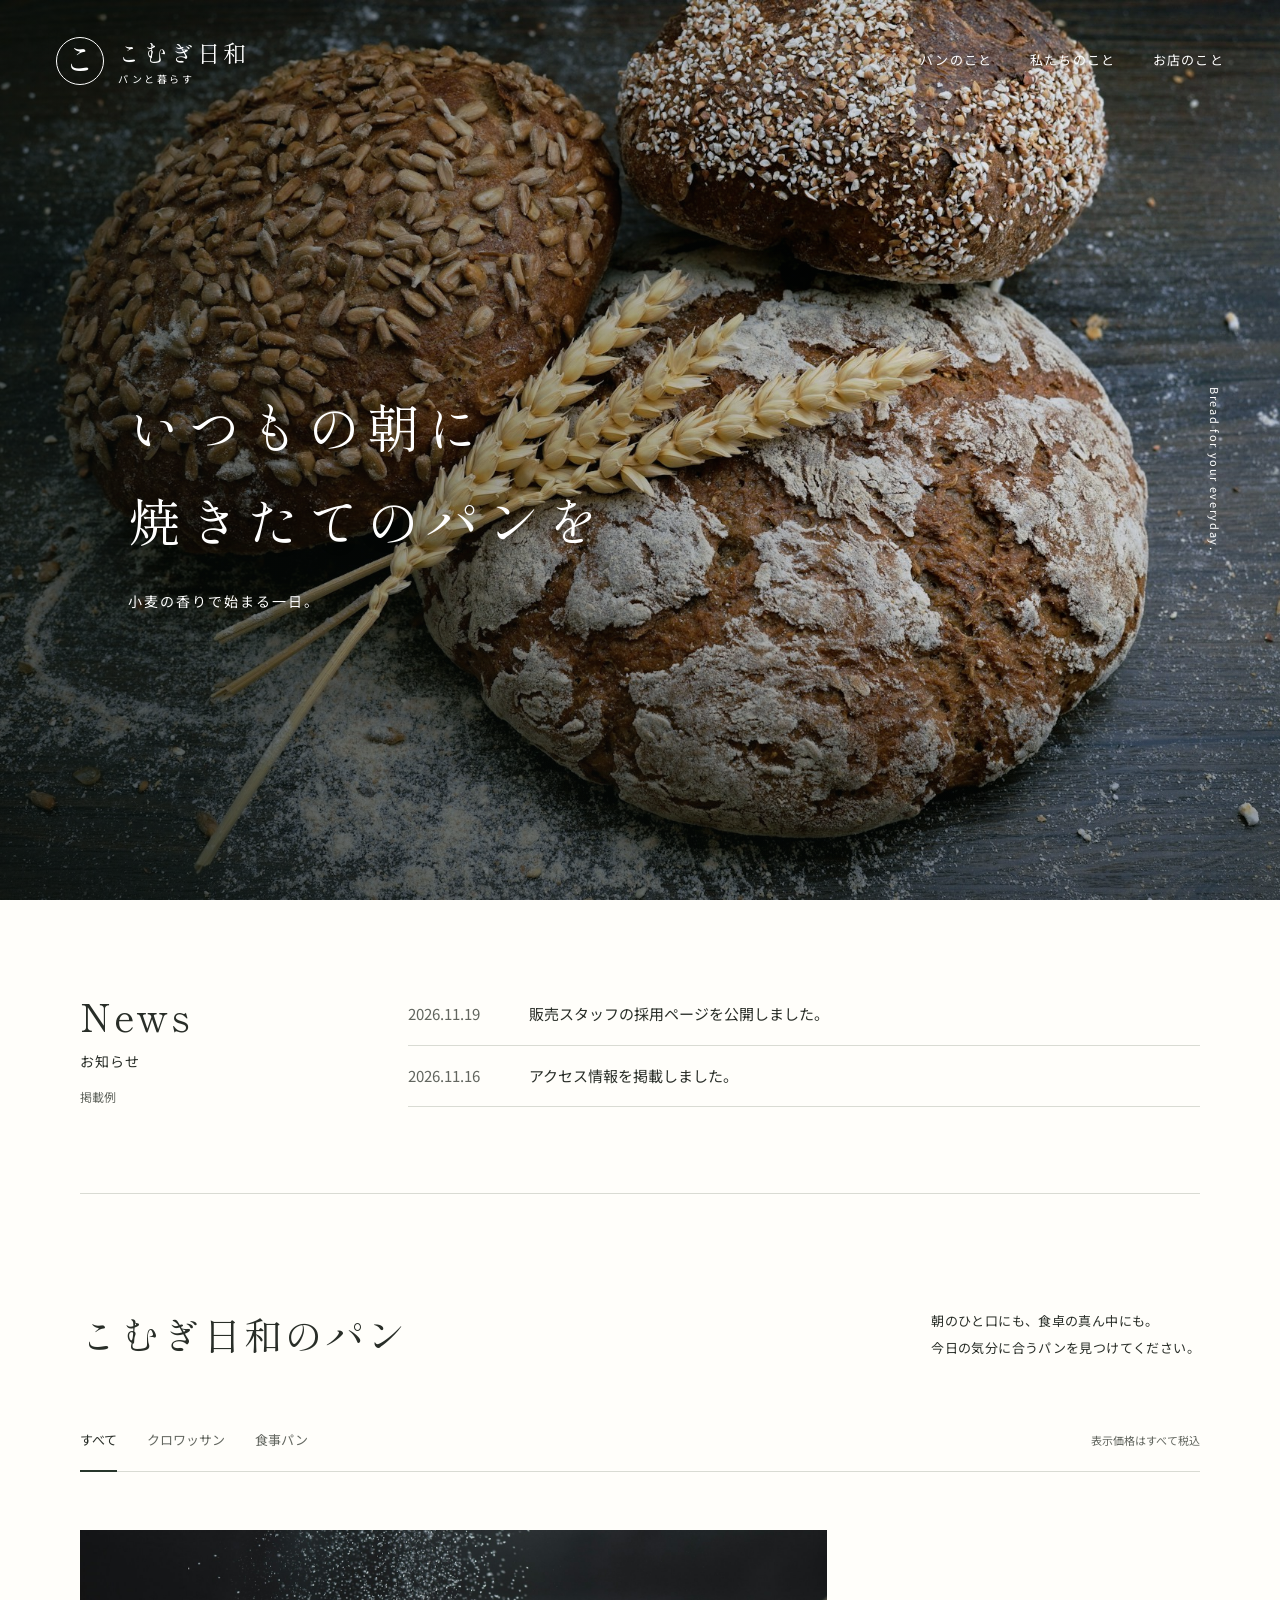
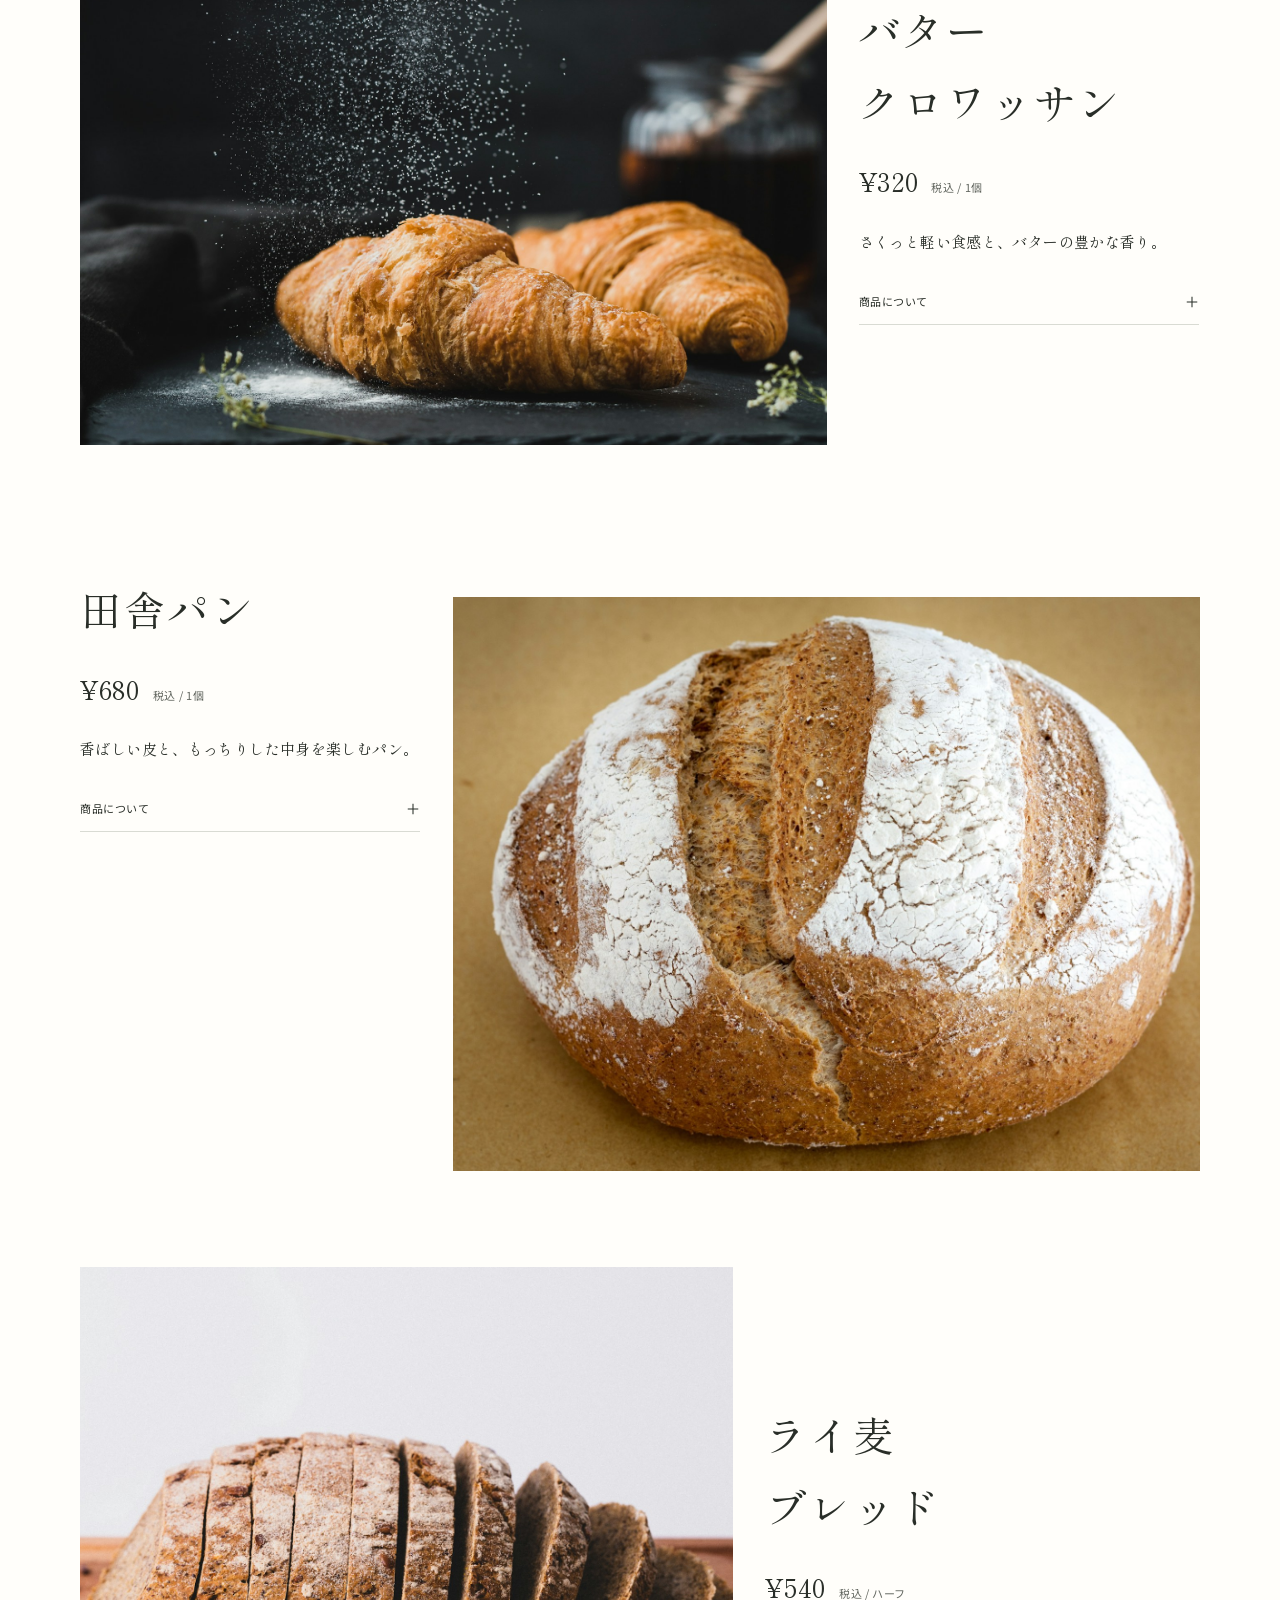
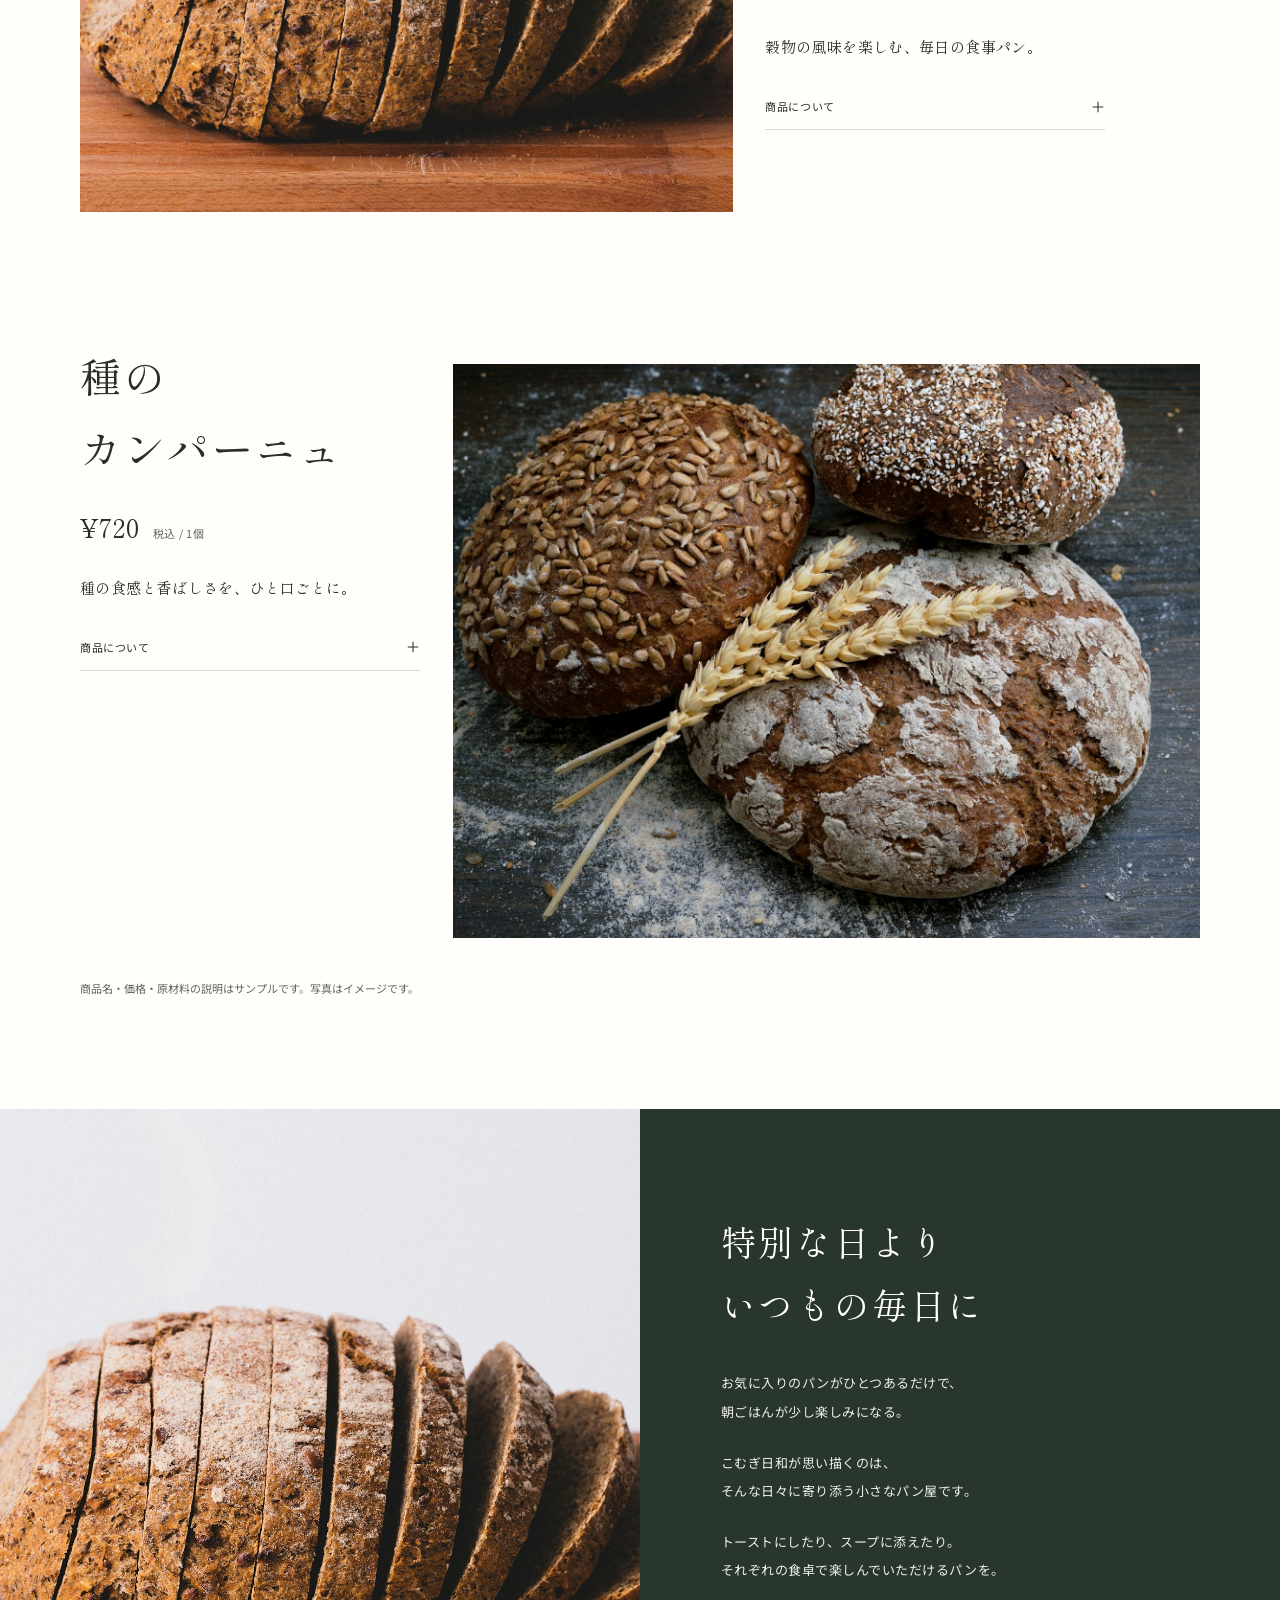
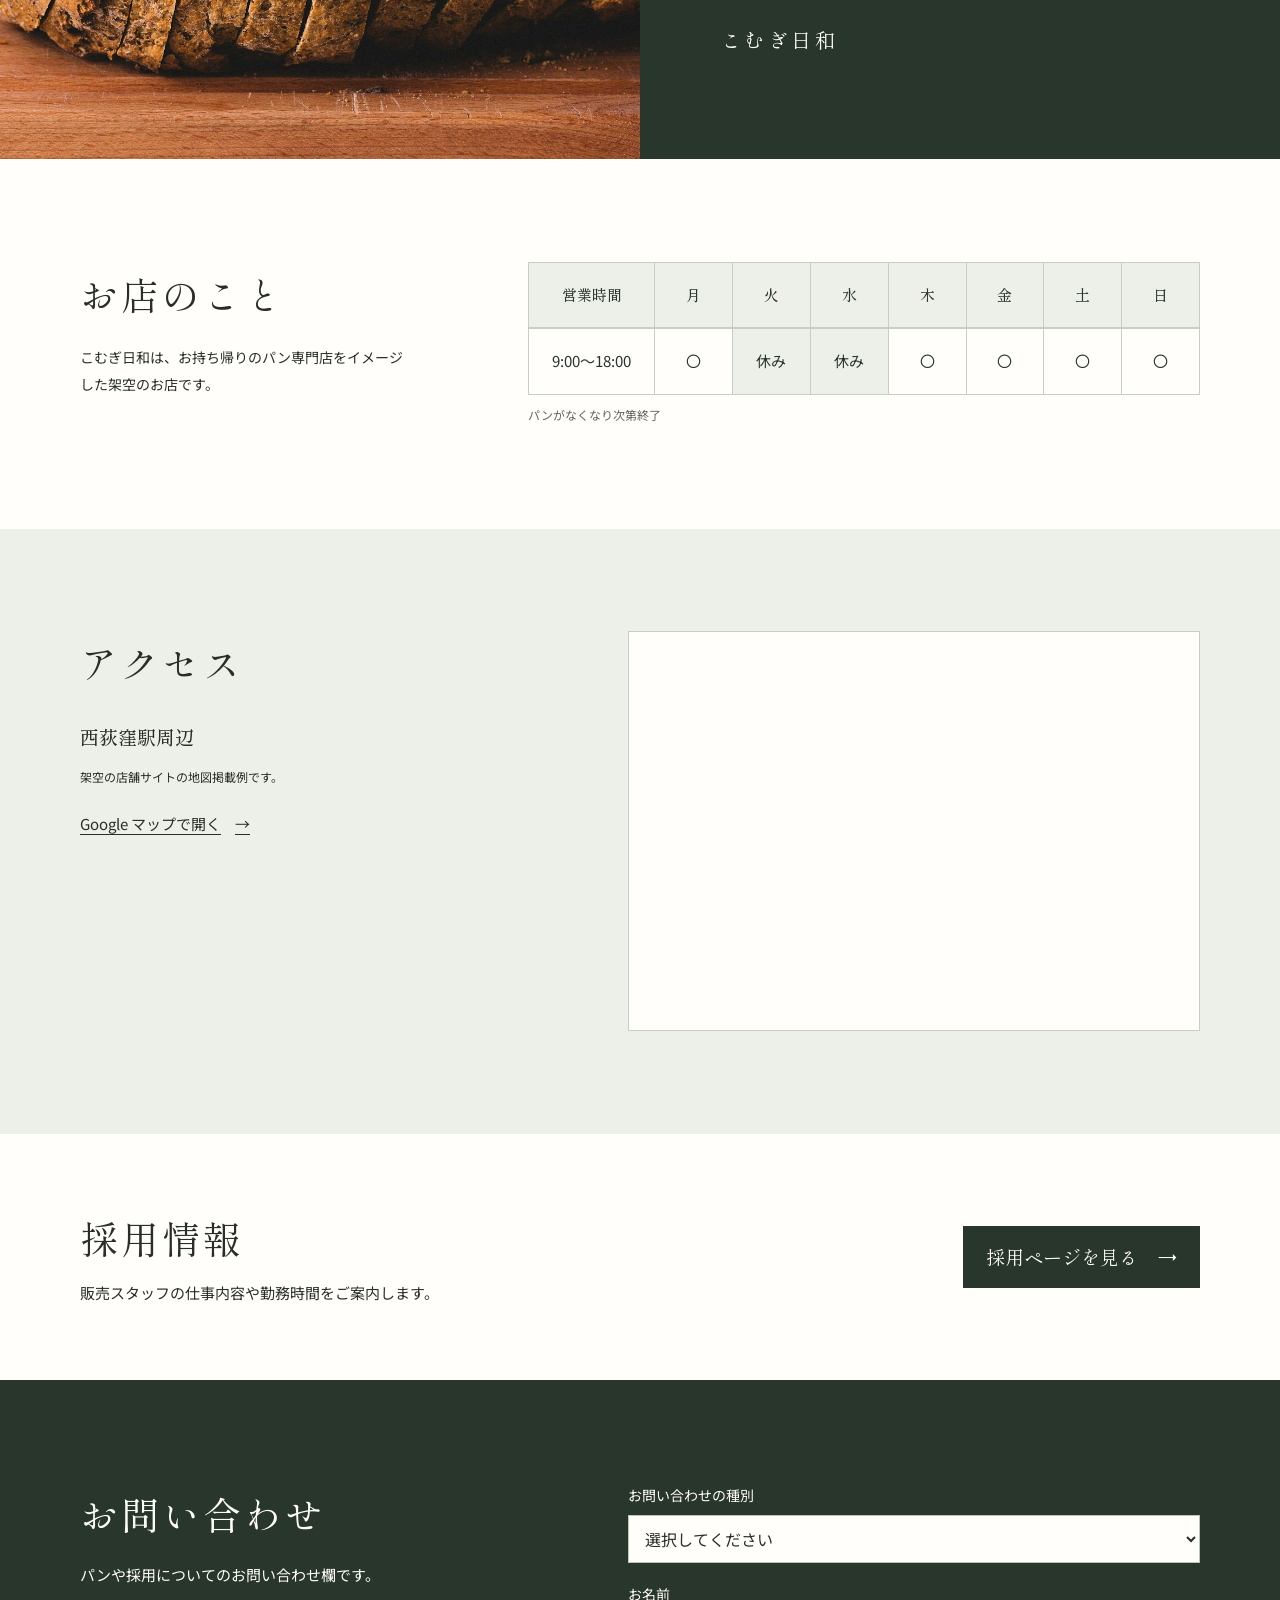
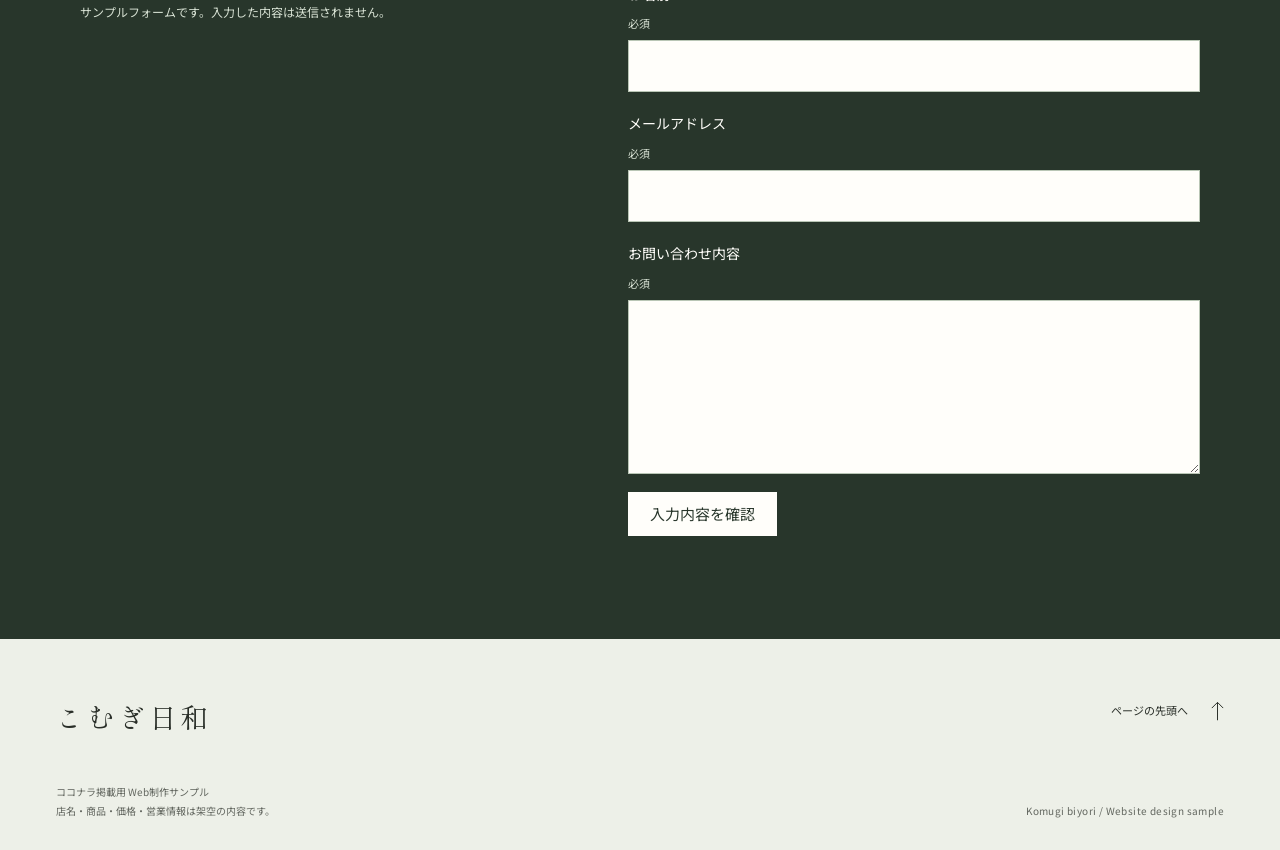
<file: index.html>
<!doctype html>
<html lang="ja">
<head>
  <meta charset="UTF-8">
  <meta name="viewport" content="width=device-width, initial-scale=1">
  <meta name="theme-color" content="#28362b">
  <meta name="description" content="こむぎ日和。パン屋をコンセプトにしたホームページの制作サンプル。パンの写真と商品名、税込価格をご覧いただけます。">
  <title>こむぎ日和 | パンと暮らす</title>
  <link rel="icon" type="image/svg+xml" href="assets/favicon.svg">
  <link rel="preload" as="image" href="assets/croissant.jpg">
  <link rel="preconnect" href="https://fonts.googleapis.com">
  <link rel="preconnect" href="https://fonts.gstatic.com" crossorigin>
  <link href="https://fonts.googleapis.com/css2?family=Shippori+Mincho:wght@400;500&family=Noto+Sans+JP:wght@400;500;600&display=swap" rel="stylesheet">
  <link rel="stylesheet" href="style.css">
  <script src="app.js" defer></script>
</head>
<body>
  <a class="skip-link" href="#bread">パンの一覧へ</a>
  <header class="header" id="header">
    <a class="brand" href="#top" aria-label="こむぎ日和 ホーム"><span class="brand-symbol" aria-hidden="true">こ</span><span><span class="brand-name">こむぎ日和</span><span class="brand-sub">パンと暮らす</span></span></a>
    <button class="menu-toggle" aria-expanded="false" aria-controls="navigation"><span>メニュー</span><span class="menu-lines" aria-hidden="true"></span></button>
    <nav class="navigation" id="navigation" aria-label="メインナビゲーション"><a href="#bread">パンのこと</a><a href="#story">私たちのこと</a><a href="#shop">お店のこと</a></nav>
  </header>
  <main>
    <section class="hero" id="top" aria-label="こむぎ日和のパン">
      <div class="hero-images" aria-hidden="true"><img class="hero-photo is-active" src="assets/croissant.jpg" alt="" width="1800" height="1440" fetchpriority="high"><img class="hero-photo" src="assets/hero.jpg" alt="" width="1800" height="1198"><img class="hero-photo" src="assets/baguette.jpg" alt="" width="1800" height="1200"></div>
      <div class="hero-shade"></div>
      <div class="hero-copy"><h1>いつもの朝に<br>焼きたてのパンを</h1><p>小麦の香りで始まる一日。</p></div>
      <span class="hero-caption" aria-hidden="true">Bread for your everyday.</span>
    </section>
    <section class="news section-wrap" id="news" aria-labelledby="news-title">
      <div>
        <h2 id="news-title"><span lang="en">News</span><span>お知らせ</span></h2>
        <p class="demo-note">掲載例</p>
      </div>
      <ul class="news-list">
        <li><time datetime="2026-11-19">2026.11.19</time><span>販売スタッフの採用ページを公開しました。</span></li>
        <li><time datetime="2026-11-16">2026.11.16</time><span>アクセス情報を掲載しました。</span></li>
      </ul>
    </section>
    <section class="bread-section section-wrap" id="bread" aria-labelledby="bread-title">
      <div class="section-heading"><h2 id="bread-title">こむぎ日和のパン</h2><p>朝のひと口にも、食卓の真ん中にも。<br>今日の気分に合うパンを見つけてください。</p></div>
      <div class="catalog-toolbar"><div class="filters" role="group" aria-label="パンの種類で絞り込み"><button class="filter is-selected" data-filter="all" aria-pressed="true">すべて</button><button class="filter" data-filter="croissant" aria-pressed="false">クロワッサン</button><button class="filter" data-filter="meal" aria-pressed="false">食事パン</button></div><p class="tax-note">表示価格はすべて税込</p></div>
      <p class="sr-only" id="filter-status" aria-live="polite">4種類のパンを表示しています</p>
      <div class="product-grid">
        <article class="product" data-category="croissant"><div class="product-image"><img src="assets/croissant.jpg" alt="薄い層が重なったクロワッサン" width="1800" height="1440" loading="lazy"></div><div class="product-info"><h3><span>バター</span><span>クロワッサン</span></h3><p class="price">¥320<span>税込 / 1個</span></p><p class="product-copy">さくっと軽い食感と、バターの豊かな香り。</p><details><summary>商品について<svg viewBox="0 0 16 16" aria-hidden="true"><path d="M8 2v12M2 8h12"/></svg></summary><div class="product-detail"><p>薄く重ねた生地を香ばしく焼き上げるクロワッサン。コーヒーと一緒に楽しむ朝食に。</p><p>アレルゲンの表示例　小麦・乳・卵</p></div></details></div></article>
        <article class="product" data-category="meal"><div class="product-image"><img src="assets/baguette.jpg" alt="表面に小麦粉をまとった丸い田舎パン" width="1800" height="1200" loading="lazy"></div><div class="product-info"><h3>田舎パン</h3><p class="price">¥680<span>税込 / 1個</span></p><p class="product-copy">香ばしい皮と、もっちりした中身を楽しむパン。</p><details><summary>商品について<svg viewBox="0 0 16 16" aria-hidden="true"><path d="M8 2v12M2 8h12"/></svg></summary><div class="product-detail"><p>料理と合わせやすい素朴な味わい。厚めに切ってトーストすると、皮の香ばしさが引き立ちます。</p><p>アレルゲンの表示例　小麦</p></div></details></div></article>
        <article class="product" data-category="meal"><div class="product-image"><img src="assets/bread.jpg" alt="木のボードに並んだライ麦ブレッドのスライス" width="1800" height="1200" loading="lazy"></div><div class="product-info"><h3><span>ライ麦</span><span>ブレッド</span></h3><p class="price">¥540<span>税込 / ハーフ</span></p><p class="product-copy">穀物の風味を楽しむ、毎日の食事パン。</p><details><summary>商品について<svg viewBox="0 0 16 16" aria-hidden="true"><path d="M8 2v12M2 8h12"/></svg></summary><div class="product-detail"><p>薄くスライスしてチーズやスープと一緒に。サンドイッチにも合わせやすいパンです。</p><p>アレルゲンの表示例　小麦</p></div></details></div></article>
        <article class="product" data-category="meal"><div class="product-image"><img src="assets/hero.jpg" alt="ひまわりの種や穀物をまとった丸いパン" width="1800" height="1198" loading="lazy"></div><div class="product-info"><h3><span>種の</span><span>カンパーニュ</span></h3><p class="price">¥720<span>税込 / 1個</span></p><p class="product-copy">種の食感と香ばしさを、ひと口ごとに。</p><details><summary>商品について<svg viewBox="0 0 16 16" aria-hidden="true"><path d="M8 2v12M2 8h12"/></svg></summary><div class="product-detail"><p>ひまわりの種などをまとわせた食事パン。そのままでも、軽く温めても楽しめます。</p><p>アレルゲンの表示例　小麦・ごま</p></div></details></div></article>
      </div>
      <p class="catalog-note">商品名・価格・原材料の説明はサンプルです。写真はイメージです。</p>
    </section>
    <section class="story" id="story" aria-labelledby="story-title"><div class="story-image"><img src="assets/bread.jpg" alt="食卓に並べたスライスパン" width="1800" height="1200" loading="lazy"></div><div class="story-text"><h2 id="story-title">特別な日より<br>いつもの毎日に</h2><p>お気に入りのパンがひとつあるだけで、<br>朝ごはんが少し楽しみになる。</p><p>こむぎ日和が思い描くのは、<br>そんな日々に寄り添う小さなパン屋です。</p><p>トーストにしたり、スープに添えたり。<br>それぞれの食卓で楽しんでいただけるパンを。</p><span class="story-signature" aria-hidden="true">こむぎ日和</span></div></section>
    <section class="shop section-wrap" id="shop" aria-labelledby="shop-title">
      <div class="shop-intro">
        <h2 id="shop-title">お店のこと</h2>
        <p>こむぎ日和は、お持ち帰りのパン専門店をイメージした架空のお店です。</p>
      </div>
      <div class="shop-schedule">
        <table class="shop-week" aria-describedby="shop-hours-note">
          <caption class="sr-only">曜日ごとの営業案内</caption>
          <thead>
            <tr>
              <th scope="col">営業時間</th>
              <th scope="col"><abbr title="月曜日">月</abbr></th>
              <th scope="col"><abbr title="火曜日">火</abbr></th>
              <th scope="col"><abbr title="水曜日">水</abbr></th>
              <th scope="col"><abbr title="木曜日">木</abbr></th>
              <th scope="col"><abbr title="金曜日">金</abbr></th>
              <th scope="col"><abbr title="土曜日">土</abbr></th>
              <th scope="col"><abbr title="日曜日">日</abbr></th>
            </tr>
          </thead>
          <tbody>
            <tr>
              <td class="shop-hours">9:00〜18:00</td>
              <td><span aria-hidden="true">〇</span><span class="sr-only">営業</span></td>
              <td class="shop-closed">休み</td>
              <td class="shop-closed">休み</td>
              <td><span aria-hidden="true">〇</span><span class="sr-only">営業</span></td>
              <td><span aria-hidden="true">〇</span><span class="sr-only">営業</span></td>
              <td><span aria-hidden="true">〇</span><span class="sr-only">営業</span></td>
              <td><span aria-hidden="true">〇</span><span class="sr-only">営業</span></td>
            </tr>
          </tbody>
        </table>
        <p id="shop-hours-note">パンがなくなり次第終了</p>
      </div>
    </section>
    <section class="visit" id="access" aria-labelledby="access-title">
      <div class="section-wrap visit-layout">
        <div>
          <h2 id="access-title">アクセス</h2>
          <p class="visit-origin">西荻窪駅周辺</p>
          <p class="demo-note">架空の店舗サイトの地図掲載例です。</p>
          <a class="map-link" href="https://www.google.com/maps/search/?api=1&amp;query=%E8%A5%BF%E8%8D%BB%E7%AA%AA%E9%A7%85">Google マップで開く <span aria-hidden="true">→</span></a>
        </div>
        <iframe class="visit-map"
          title="西荻窪駅周辺の Google マップ"
          src="https://maps.google.com/maps?q=%E8%A5%BF%E8%8D%BB%E7%AA%AA%E9%A7%85&amp;z=16&amp;hl=ja&amp;output=embed"
          loading="lazy" referrerpolicy="strict-origin-when-cross-origin"
          width="640" height="400" allowfullscreen></iframe>
      </div>
    </section>
    <section class="section-wrap recruit-entry" id="recruit" aria-labelledby="recruit-entry-title">
      <div>
        <h2 id="recruit-entry-title">採用情報</h2>
        <p>販売スタッフの仕事内容や勤務時間をご案内します。</p>
      </div>
      <a class="recruit-link recruit-page-link" href="recruit.html">採用ページを見る <span aria-hidden="true">→</span></a>
    </section>
    <section class="contact" id="contact" aria-labelledby="contact-title">
      <div class="section-wrap contact-layout">
        <div>
          <h2 id="contact-title">お問い合わせ</h2>
          <p>パンや採用についてのお問い合わせ欄です。</p>
          <p class="demo-note" id="contact-note">サンプルフォームです。入力した内容は送信されません。</p>
        </div>
        <form class="contact-form" aria-describedby="contact-note">
          <label>お問い合わせの種別
            <select id="contact-topic" required>
              <option value="">選択してください</option>
              <option>パン・店舗について</option>
              <option>採用について</option>
              <option>その他</option>
            </select>
          </label>
          <label>お名前 <span>必須</span><input id="contact-name" autocomplete="name" maxlength="80" required></label>
          <label>メールアドレス <span>必須</span><input id="contact-email" type="email" autocomplete="email" maxlength="254" required></label>
          <label>お問い合わせ内容 <span>必須</span><textarea id="contact-message" rows="5" maxlength="1000" required></textarea></label>
          <button type="submit" class="contact-submit" hidden>入力内容を確認</button>
          <div class="contact-review" hidden>
            <h3 tabindex="-1">入力内容の確認</h3>
            <dl></dl>
            <button type="button" class="contact-edit">入力欄に戻る</button>
          </div>
        </form>
      </div>
    </section>
  </main>
  <footer class="footer"><a class="footer-brand" href="#top">こむぎ日和</a><a class="back-top" href="#top">ページの先頭へ<svg viewBox="0 0 16 24" aria-hidden="true"><path d="M8 24V2M1 9l7-7 7 7"/></svg></a><div class="footer-bottom"><p>ココナラ掲載用 Web制作サンプル<br>店名・商品・価格・営業情報は架空の内容です。</p><small>Komugi biyori / Website design sample</small></div></footer>
</body>
</html>
</file>
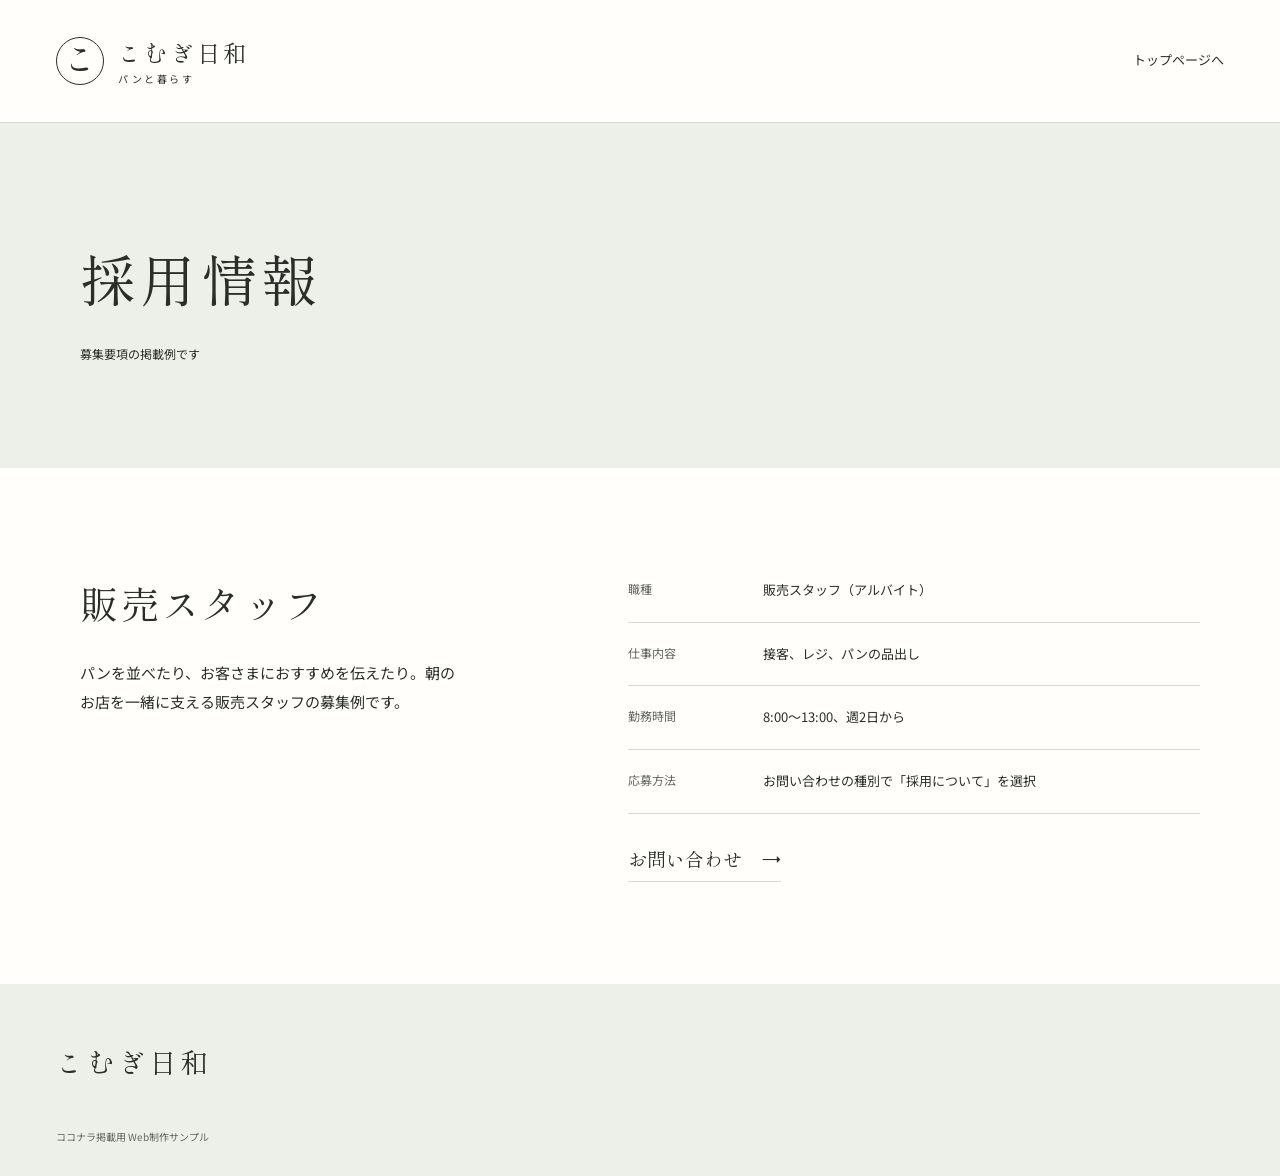
<file: recruit.html>
<!doctype html>
<html lang="ja">
<head>
  <meta charset="UTF-8">
  <meta name="viewport" content="width=device-width, initial-scale=1">
  <meta name="theme-color" content="#28362b">
  <title>採用情報 | こむぎ日和</title>
  <link rel="icon" type="image/svg+xml" href="assets/favicon.svg">
  <link rel="preconnect" href="https://fonts.googleapis.com">
  <link rel="preconnect" href="https://fonts.gstatic.com" crossorigin>
  <link href="https://fonts.googleapis.com/css2?family=Shippori+Mincho:wght@400;500&family=Noto+Sans+JP:wght@400;500;600&display=swap" rel="stylesheet">
  <link rel="stylesheet" href="style.css">
</head>
<body class="recruit-page">
  <header class="header">
    <a class="brand" href="./" aria-label="こむぎ日和 ホーム">
      <span class="brand-symbol" aria-hidden="true">こ</span>
      <span><span class="brand-name">こむぎ日和</span><span class="brand-sub">パンと暮らす</span></span>
    </a>
    <a class="recruit-home" href="./">トップページへ</a>
  </header>
  <main>
    <div class="recruit-banner">
      <div class="section-wrap">
        <h1>採用情報</h1>
        <p class="demo-note">募集要項の掲載例です</p>
      </div>
    </div>
    <section class="recruit section-wrap" aria-labelledby="recruit-role">
      <div>
        <h2 id="recruit-role">販売スタッフ</h2>
        <p class="recruit-intro">パンを並べたり、お客さまにおすすめを伝えたり。朝のお店を一緒に支える販売スタッフの募集例です。</p>
      </div>
      <div>
        <dl class="shop-info">
          <div><dt>職種</dt><dd>販売スタッフ（アルバイト）</dd></div>
          <div><dt>仕事内容</dt><dd>接客、レジ、パンの品出し</dd></div>
          <div><dt>勤務時間</dt><dd>8:00〜13:00、週2日から</dd></div>
          <div><dt>応募方法</dt><dd>お問い合わせの種別で「採用について」を選択</dd></div>
        </dl>
        <a class="recruit-link" href="./#contact">お問い合わせ <span aria-hidden="true">→</span></a>
      </div>
    </section>
  </main>
  <footer class="footer">
    <a class="footer-brand" href="./">こむぎ日和</a>
    <div class="footer-bottom"><p>ココナラ掲載用 Web制作サンプル</p></div>
  </footer>
</body>
</html>
</file>
<file: style.css>
:root{--paper:#fffefa;--ink:#292e28;--muted:#62665f;--olive:#28362b;--line:#d9dbd3;--serif:'Shippori Mincho','Yu Mincho',serif;--sans:'Noto Sans JP','Yu Gothic',sans-serif}
*{box-sizing:border-box}
html{scroll-behavior:smooth;scroll-padding-top:110px}
body{margin:0;background:var(--paper);color:var(--ink);font-family:var(--sans);font-size:15px;line-height:1.9;-webkit-font-smoothing:antialiased}
button,a{-webkit-tap-highlight-color:transparent}
a{color:inherit;text-decoration:none}
button{font:inherit;color:inherit;cursor:pointer}
button:focus-visible,a:focus-visible,summary:focus-visible{outline:2px solid #a77c35;outline-offset:6px}
::selection{background:#d5dfc7;color:var(--olive)}
img{display:block;width:100%;height:100%;object-fit:cover}
button{border:0;background:none}
svg{fill:none;stroke:currentColor;stroke-width:1.2;width:24px;height:24px}
h1,h2,h3,p{margin:0}
h1,h2{font-family:var(--serif);font-weight:400;letter-spacing:.08em}
h2{font-size:clamp(26px,3vw,38px);line-height:1.7}
button,summary,a{touch-action:manipulation}
summary{cursor:pointer}
.section-wrap{width:min(1120px,calc(100% - 112px));margin:auto}
.sr-only,.skip-link:not(:focus){position:absolute;width:1px;height:1px;padding:0;margin:-1px;overflow:hidden;clip:rect(0,0,0,0);white-space:nowrap;border:0}
.skip-link:focus{position:fixed;z-index:100;background:white;color:var(--ink);padding:14px;left:10px;top:10px}
.header{position:absolute;top:0;left:0;width:100%;z-index:20;display:flex;justify-content:space-between;align-items:center;padding:35px 56px;color:white;transition:background .25s,color .25s,padding .25s}
.header.is-scrolled{position:fixed;padding-top:16px;padding-bottom:16px;background:var(--paper);color:var(--ink);box-shadow:0 1px 0 #292e2815}
.brand{display:flex;align-items:center;gap:14px}
.brand-symbol{display:flex;align-items:center;justify-content:center;width:48px;height:48px;border:1px solid currentColor;border-radius:50%;font-family:var(--serif);font-size:34px;line-height:1;padding-bottom:7px}
.brand-name{display:block;font-family:var(--serif);font-size:23px;letter-spacing:.14em;line-height:1.5}
.brand-sub{display:block;font-size:10px;letter-spacing:.25em;line-height:1.7}
.navigation{display:flex;gap:37px;font-size:13px;letter-spacing:.1em}
.navigation a{padding:10px 0;position:relative}
.navigation a:after{content:'';position:absolute;left:0;right:0;bottom:4px;height:1px;background:currentColor;transform:scaleX(0);transform-origin:left;transition:transform .25s}
.navigation a:hover:after{transform:scaleX(1)}
.menu-toggle{display:none}
.hero{position:relative;height:100svh;min-height:660px;max-height:1100px;overflow:hidden;color:#fff}
.hero-images,.hero-photo,.hero-shade{position:absolute;inset:0;width:100%;height:100%}
.hero-images{background:#18211c}
.hero-photo{opacity:0;object-position:center 58%;transition:opacity .9s ease}
.hero-photo.is-active{opacity:1}
.hero-shade{background:linear-gradient(90deg,rgba(8,15,12,.54),rgba(8,15,12,.08) 78%),linear-gradient(0deg,rgba(8,15,12,.32),transparent 35%)}
.hero-copy{position:absolute;left:10%;top:42%;animation:opening 1.3s cubic-bezier(.16,1,.3,1) both}
.hero h1{font-size:clamp(35px,4.1vw,59px);line-height:1.8;letter-spacing:.15em;text-shadow:0 1px 18px #0002}
.hero-copy>p{font-size:14px;letter-spacing:.14em;margin-top:21px}
.hero-caption{position:absolute;right:55px;top:43%;writing-mode:vertical-rl;font-size:11px;letter-spacing:.15em}
.bread-section{padding-top:108px;padding-bottom:110px}
.section-heading{display:flex;align-items:center;justify-content:space-between;gap:50px}
.section-heading>p{font-size:13px;line-height:2.1;letter-spacing:.03em}
.catalog-toolbar{display:flex;justify-content:space-between;align-items:center;margin-top:54px;margin-bottom:58px;border-bottom:1px solid var(--line);gap:15px}
.filters{display:flex;gap:30px}
.filter{min-height:51px;padding:5px 0 16px;font-size:13px;color:var(--muted);position:relative}
.filter.is-selected{color:var(--ink)}
.filter.is-selected:after{content:'';height:2px;background:var(--olive);position:absolute;bottom:-1px;left:0;right:0}
.filter:hover{color:var(--ink)}
.tax-note{font-size:11px;color:var(--muted);padding-bottom:10px}
.product-grid{display:grid;grid-template-columns:minmax(0,1fr);gap:96px}
.product{display:grid;grid-template-columns:repeat(12,minmax(0,1fr));align-items:start;isolation:isolate;background:var(--paper)}
.product[hidden]{display:none}
.product-image{grid-column:1/9;grid-row:1;aspect-ratio:1.45;overflow:hidden;background:#e9e6df}
.product-image img{transition:transform .65s cubic-bezier(.2,.7,.3,1)}
.product:hover .product-image img{transform:scale(1.025)}
.product-info{grid-column:9/-1;grid-row:1;margin-top:64px;padding:0 0 20px 32px;min-width:0}
.product h3{font-family:var(--serif);font-size:clamp(30px,3.2vw,44px);font-weight:400;line-height:1.75;letter-spacing:.07em;overflow-wrap:anywhere;text-wrap:balance;color:var(--ink)}
.product h3 span{display:block}
.price{font-family:var(--serif);font-size:26px;font-weight:400;margin-top:19px;font-variant-numeric:tabular-nums;letter-spacing:.025em}
.price span{font-family:var(--sans)}
.price span{font-size:11px;color:var(--muted);margin-left:13px}
.product-copy{font-family:var(--serif);font-size:15px;color:inherit;margin-top:20px;line-height:2.15;letter-spacing:.025em;max-width:23em;text-wrap:pretty}
.product details{margin-top:21px;border-bottom:1px solid var(--line);max-width:340px}
.product:nth-child(even) .product-image{grid-column:5/-1;margin-top:56px;aspect-ratio:1.3}
.product:nth-child(even) .product-info{grid-column:1/5;margin-top:0;padding:32px 32px 30px 0}
.product:nth-child(3) .product-image{grid-column:1/8;aspect-ratio:1.2}
.product:nth-child(3) .product-info{grid-column:8/-1;margin-top:132px}
.product summary{list-style:none;display:flex;justify-content:space-between;align-items:center;min-height:45px;font-size:11px;letter-spacing:.05em}
.product summary::-webkit-details-marker{display:none}
.product summary svg{width:14px;height:14px;transition:transform .2s}
.product details[open] summary svg{transform:rotate(45deg)}
.product-detail{font-size:12px;color:var(--muted);line-height:2;padding:8px 0 20px}
.product-detail p+p{margin-top:12px}
.catalog-note{font-size:11px;color:var(--muted);margin-top:40px}
.story{display:grid;grid-template-columns:1fr 1fr;background:var(--olive);color:#fffefa;min-height:650px}
.story-image{min-width:0}
.story-image img{object-position:45% center}
.story-text{padding:80px clamp(35px,6.3vw,105px);align-self:center}
.story h2{font-size:35px;line-height:1.8;margin-bottom:34px}
.story-text p{font-size:13px;line-height:2.2;letter-spacing:.04em;margin-top:22px;color:#edf0e8}
.story-signature{display:block;font-family:var(--serif);font-size:20px;letter-spacing:.18em;margin-top:36px}
.shop {
  display: grid;
  grid-template-columns: minmax(0, 1fr) minmax(0, 1.8fr);
  gap: clamp(32px, 6vw, 75px);
  padding-block: clamp(58px, 8vw, 108px);
}
.shop-intro > p { max-width: 24em; margin-top: 18px; font-size: 14px; }
.shop-week {
  width: 100%;
  table-layout: fixed;
  border-collapse: collapse;
  color: var(--olive);
  text-align: center;
  font-size: clamp(11px, 1.2vw, 15px);
}
.shop-week th, .shop-week td {
  padding: clamp(11px, 1.5vw, 18px) 1px;
  border: 1px solid #c6cfc3;
  white-space: nowrap;
}
.shop-week th {
  background: #edf0e8;
  font-family: var(--serif);
  font-weight: 500;
}
.shop-week th:first-child { width: clamp(80px, 10vw, 126px); }
.shop-week abbr { text-decoration: none; }
.shop-week .shop-closed { background: #edf0e8; }
.shop-week .shop-hours { font-variant-numeric: tabular-nums; }
.shop-schedule > p { margin-top: 9px; color: var(--muted); font-size: 12px; }
@media (max-width: 760px) {
  .shop { grid-template-columns: minmax(0, 1fr); }
}
.shop-info{margin:0;padding:0}
.shop-info>div{display:grid;grid-template-columns:115px 1fr;gap:20px;border-bottom:1px solid var(--line);padding:19px 0}
.shop-info>div:first-child{padding-top:7px}
.shop-info dt{font-size:12px;color:var(--muted)}
.shop-info dd{font-size:13px;margin:0}
.shop-info dd span{font-size:11px;color:var(--muted)}
.footer{padding:52px 56px 30px;background:#edf0e8;position:relative}
.footer-brand{font-family:var(--serif);font-size:27px;letter-spacing:.15em}
.back-top{position:absolute;right:56px;top:50px;display:flex;align-items:center;gap:23px;font-size:11px;min-height:44px}
.back-top svg{width:13px;height:25px}
.footer-bottom{display:flex;justify-content:space-between;align-items:end;gap:30px;margin-top:40px}
.footer-bottom p,.footer-bottom small{font-size:10px;color:var(--muted);line-height:1.9}
.footer-bottom small{letter-spacing:.04em}
@keyframes opening{from{opacity:0;transform:translateY(18px)}
to{opacity:1;transform:translateY(0)}
}
@media(min-width:1600px){.hero-copy{left:calc((100% - 1280px)/2)}
}
@media(max-width:900px){.header{padding:27px 32px}
.navigation{gap:25px}
.section-wrap{width:calc(100% - 64px)}
.hero-copy{left:8%}
.hero-caption{right:30px}
.hero h1{font-size:45px}
.product-grid{gap:70px}
.section-heading{gap:25px}
.section-heading>p{font-size:12px}
.product h3{font-size:31px}
.product-copy{font-size:14px}
.product-image{grid-column:1/8}
.product-info{grid-column:8/-1;margin-top:25px;padding-left:25px}
.product:nth-child(even) .product-image{grid-column:6/-1}
.product:nth-child(even) .product-info{grid-column:1/6;padding-right:25px}
.product:nth-child(3) .product-info{grid-column:8/-1;margin-top:60px}
.story{min-height:590px}
.story-text{padding:55px 30px}
.story h2{font-size:29px}
.story-text p{font-size:12px}
.footer{padding-left:32px;padding-right:32px}
.back-top{right:32px}
}
@media(max-width:600px){html{scroll-padding-top:90px}
.header{padding:22px 23px}
.header.is-scrolled{padding:13px 23px}
.brand{gap:10px}
.brand-symbol{width:39px;height:39px;font-size:28px}
.brand-name{font-size:19px}
.brand-sub{font-size:9px}
.menu-toggle{display:flex;align-items:center;gap:12px;min-width:75px;min-height:44px;z-index:2;padding:0;font-size:11px}
.menu-lines{width:22px;height:12px;border-top:1px solid currentColor;border-bottom:1px solid currentColor;transition:transform .2s}
.menu-toggle[aria-expanded=true] .menu-lines{transform:rotate(-45deg);height:0;border-bottom:0}
.navigation{display:none;position:absolute;top:81px;left:0;right:0;background:var(--paper);color:var(--ink);padding:24px;box-shadow:0 10px 16px #0001;flex-direction:column;gap:10px}
.navigation.is-open{display:flex}
.navigation a{padding:12px}
.header:has(.navigation.is-open){background:var(--paper);color:var(--ink)}
.hero{min-height:650px;height:95svh;max-height:950px}
.hero-photo{object-position:59% center}
.hero-shade{background:linear-gradient(90deg,#0a120e99,#0a120e12),linear-gradient(0deg,#0a120e4d,transparent 45%)}
.hero-copy{left:8%;right:6%;top:37%}
.hero h1{font-size:clamp(30px,8vw,43px);line-height:1.95;letter-spacing:.12em}
.hero-copy>p{font-size:12px;margin-top:23px}
.hero-caption{display:none}
.section-wrap{width:calc(100% - 44px)}
.bread-section{padding-top:65px;padding-bottom:64px}
.section-heading{display:block}
.section-heading h2{font-size:27px}
.section-heading>p{margin-top:19px;font-size:12px}
.catalog-toolbar{display:block;margin-top:30px;margin-bottom:34px}
.filters{gap:27px}
.filter{font-size:12px;min-height:48px;padding-bottom:12px}
.tax-note{font-size:10px;padding:13px 0 11px;border-top:1px solid var(--line)}
.filter.is-selected:after{bottom:0}
.product-grid { gap: 40px; }
.product { grid-template-columns: minmax(0, 1fr) auto; column-gap: 12px; }
.product .product-image,
.product:nth-child(even) .product-image,
.product:nth-child(3) .product-image {
  grid-column: 1 / -1;
  grid-row: 2;
  aspect-ratio: 1.42;
  margin-top: 14px;
}
.product-info,
.product:nth-child(even) .product-info,
.product:nth-child(3) .product-info { display: contents; }
.product h3 {
  grid-column: 1;
  grid-row: 1;
  align-self: center;
  font-size: clamp(19px, 5.5vw, 27px);
  line-height: 1.5;
  letter-spacing: .045em;
  text-wrap: initial;
}
.product h3 span { display: inline; }
.product .price {
  grid-column: 2;
  grid-row: 1;
  align-self: center;
  margin: 0;
  font-size: 21px;
  line-height: 1.25;
  text-align: right;
  white-space: nowrap;
}
.price span { display: block; font-size: 10px; margin: 4px 0 0; }
.product-copy { grid-column: 1 / -1; grid-row: 3; font-size: 14px; margin-top: 14px; line-height: 1.85; }
.product details { grid-column: 1 / -1; grid-row: 4; margin-top: 6px; min-width: 0; max-width: none; }
.catalog-note{font-size:10px;margin-top:28px}
.story{grid-template-columns:1fr}
.story-image{height:300px}
.story-text{padding:47px 32px 50px}
.story h2{font-size:29px;margin-bottom:25px}
.story-text p{font-size:12px}
.story-signature{font-size:19px}
.shop-info>div{grid-template-columns:100px 1fr;padding:15px 0}
.footer{padding:34px 23px 25px}
.footer-brand{font-size:23px}
.back-top{right:23px;top:33px;font-size:10px;gap:13px}
.footer-bottom{display:block;margin-top:29px}
.footer-bottom small{display:block;margin-top:20px;font-size:9px}
}
@media(prefers-reduced-motion:reduce){html{scroll-behavior:auto}
*,*:before,*:after{animation:none!important;transition:none!important}
.hero-photo{transform:none!important}
.product:hover .product-image img{transform:none}
}

.news {
  display: grid;
  grid-template-columns: minmax(150px, 1fr) minmax(0, 3fr);
  gap: clamp(24px, 5vw, 70px);
  padding-block: clamp(48px, 7vw, 84px);
  border-bottom: 1px solid var(--line);
}
.news h2 span { display: block; }
.news h2 span + span { font: 14px/1.8 var(--sans); letter-spacing: .08em; }
.news .demo-note { color: var(--muted); }
.news-list { list-style: none; padding: 0; margin: 0; }
.news-list li {
  display: grid;
  grid-template-columns: 7em minmax(0, 1fr);
  gap: 16px;
  padding-block: 16px;
  border-bottom: 1px solid var(--line);
}
.news-list time { color: var(--muted); font-variant-numeric: tabular-nums; }

.visit { background: #edf0e8; }
.visit-layout, .recruit, .contact-layout {
  display: grid;
  grid-template-columns: minmax(0, 1fr) minmax(0, 1.25fr);
  gap: clamp(32px, 7vw, 100px);
  padding-block: clamp(58px, 8vw, 106px);
}
.demo-note { margin-top: 12px; font-size: 12px; }
.visit-origin, .recruit-intro { margin-top: 24px; }
.visit-origin { font: 500 19px/1.8 var(--serif); }
.visit-map {
  display: block;
  width: 100%;
  height: clamp(300px, 33vw, 400px);
  border: 1px solid #c6cfc3;
  background: var(--paper);
}
.map-link {
  display: inline-flex;
  align-items: center;
  gap: 14px;
  min-height: 44px;
  margin-top: 14px;
  text-decoration: underline;
  text-underline-offset: 4px;
}
.recruit-intro { max-width: 25em; }
.recruit-entry {
  display: grid;
  grid-template-columns: minmax(0, 1fr) auto;
  align-items: center;
  gap: 24px;
  padding-block: clamp(44px, 6vw, 72px);
}
.recruit-entry p { margin-top: 9px; }
.recruit-link {
  display: inline-flex;
  align-items: center;
  gap: 20px;
  min-height: 44px;
  font-family: var(--serif);
  font-size: 19px;
  border-bottom: 1px solid var(--line);
}
.recruit-link:hover { border-color: currentColor; }
.recruit-link.recruit-page-link {
  justify-self: start;
  justify-content: space-between;
  padding: 12px 22px;
  background: var(--olive);
  color: var(--paper);
  border: 1px solid var(--olive);
}
.recruit-link.recruit-page-link:hover { background: var(--paper); color: var(--olive); }
.recruit .recruit-link { margin-top: 24px; }
.recruit-page .header {
  position: relative;
  color: var(--ink);
  border-bottom: 1px solid var(--line);
}
.recruit-home { display: inline-flex; align-items: center; min-height: 44px; font-size: 13px; }
.recruit-home:hover { text-decoration: underline; text-underline-offset: 4px; }
.recruit-banner { background: #edf0e8; padding-block: clamp(52px, 8vw, 106px); }
.recruit-banner h1 { font-size: clamp(34px, 5vw, 56px); }
.contact { background: var(--olive); color: var(--paper); }
.contact h2 + p { margin-top: 14px; }
.contact .demo-note, .contact-form label span { color: #d8e2d4; }
.contact-form { display: grid; gap: 18px; align-content: start; min-width: 0; }
.contact-form label { display: grid; gap: 6px; font-size: 14px; }
.contact-form label span { display: inline; font-size: 11px; }
.contact-form :is(input, select, textarea) {
  width: 100%;
  min-height: 46px;
  border: 1px solid #b9c6b5;
  border-radius: 0;
  padding: 10px 12px;
  font: inherit;
  font-size: 16px;
  color: var(--ink);
  background: var(--paper);
}
.contact-form textarea { resize: vertical; }
.contact-form :is(input, select, textarea):focus-visible { outline: 2px solid #e2c68d; outline-offset: 3px; }
.contact-submit, .contact-edit { min-height: 44px; justify-self: start; padding: 8px 22px; }
.contact-submit { background: var(--paper); color: var(--olive); }
.contact-edit { border: 1px solid #b9c6b5; }
.contact-review { padding: 20px 0 0; border-top: 1px solid #b9c6b5; }
.contact-review dt { font-size: 12px; color: #d8e2d4; }
.contact-review dd { margin: 0 0 12px; overflow-wrap: anywhere; white-space: pre-wrap; }
@media (max-width: 680px) {
  .visit-layout, .recruit, .contact-layout { grid-template-columns: minmax(0, 1fr); }
  .news, .recruit-entry { grid-template-columns: minmax(0, 1fr); }
  .news-list li { gap: 5px; grid-template-columns: minmax(0, 1fr); }
}
</file>
